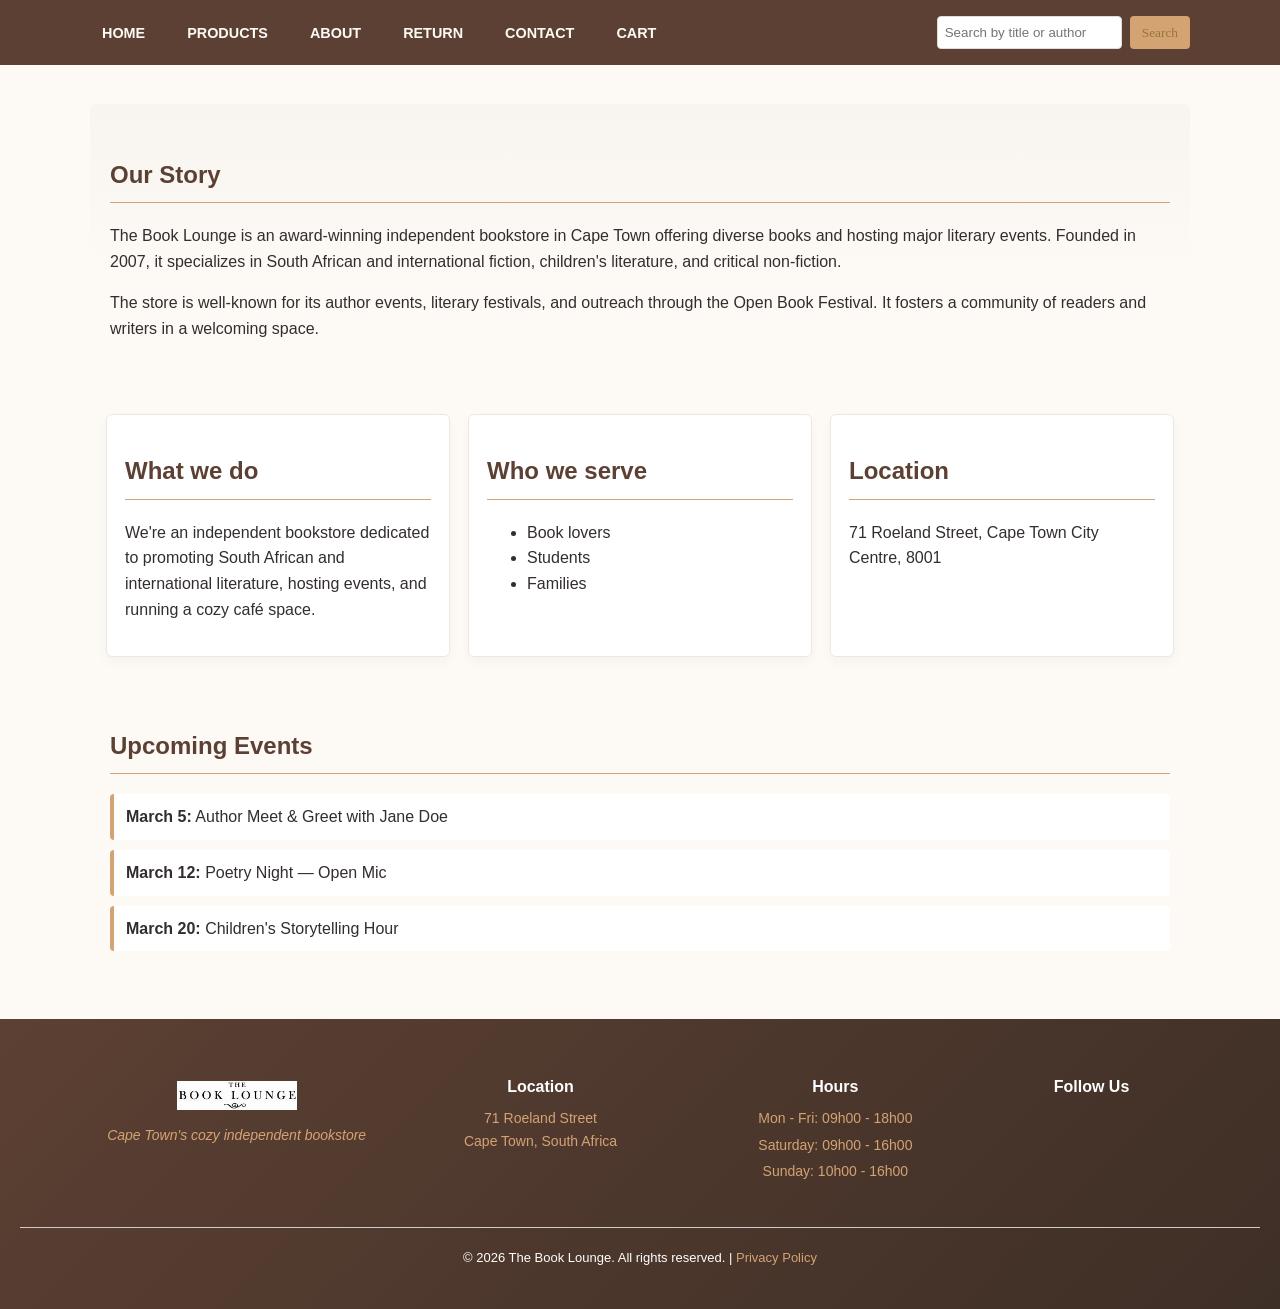
<file: About.html>
<!DOCTYPE html>
<html lang="en">

<head>
    <title>About Us | The Book Lounge</title>
    <meta charset="UTF-8">
    <meta name="viewport" content="width=device-width, initial-scale=1.0">
    <meta name="author" content="Onele">
    <link rel="stylesheet" href="style.css">
</head>

<body>
    <header>
        <nav class="navbar">
            <ul class="nav-links">
                <li><a href="index.html">Home</a></li>
                <li><a href="product.html">Products</a></li>
                <li><a href="About.html">About</a></li>
                <li><a href="return.html">Return</a></li>
                <li><a href="contact.html">Contact</a></li>
				<li><a href="cart.html">Cart <i class="fa-solid fa-cart-shopping"></i></a></li>
            </ul>
            <div class="search-container">
                <form action="search.html" method="get" class="search-form">
                    <input type="text" name="query" placeholder="Search by title or author" required>
                    <button type="submit">Search</button>
                </form>
            </div>
        </nav>
    </header>

    <main>
        <section id="about" class="about-hero">
            <h1>Our Story</h1>
            <p>The Book Lounge is an award-winning independent bookstore in Cape Town offering diverse books and hosting
                major literary events. Founded in 2007, it specializes in South African and international fiction,
                children's literature, and critical non-fiction.</p>
            <p>The store is well-known for its author events, literary festivals, and outreach through the Open Book
                Festival. It fosters a community of readers and writers in a welcoming space.</p>
        </section>

        <section class="about-grid">
            <div class="about-card">
                <h2>What we do</h2>
                <p>We're an independent bookstore dedicated to promoting South African and international literature,
                    hosting events, and running a cozy café space.</p>
            </div>
            <div class="about-card">
                <h2>Who we serve</h2>
                <ul>
                    <li>Book lovers</li>
                    <li>Students</li>
                    <li>Families</li>
                </ul>
            </div>
            <div class="about-card">
                <h2>Location</h2>
                <p>71 Roeland Street, Cape Town City Centre, 8001</p>
            </div>
        </section>

        <section id="events" class="events-section">
            <h2>Upcoming Events</h2>
            <ul class="events-list">
                <li><strong>March 5:</strong> Author Meet & Greet with Jane Doe</li>
                <li><strong>March 12:</strong> Poetry Night — Open Mic</li>
                <li><strong>March 20:</strong> Children's Storytelling Hour</li>
            </ul>
        </section>
    </main>
 <footer class="site-footer">
        <div class="footer-top">
            <div class="footer-logo-section">
                <img src="Logo.jpg" alt="The Book Lounge Logo">
                <p class="footer-tagline">Cape Town's cozy independent bookstore</p>
            </div>

            <div class="footer-main-content">
                <div class="footer-section">
                    <h5><i class="fas fa-map-marker-alt"></i> Location</h5>
                    <p>71 Roeland Street<br>Cape Town, South Africa</p>
                </div>

                <div class="footer-section">
                    <h5><i class="fas fa-clock"></i> Hours</h5>
                    <ul>
                        <li>Mon - Fri: 09h00 - 18h00</li>
                        <li>Saturday: 09h00 - 16h00</li>
                        <li>Sunday: 10h00 - 16h00</li>
                    </ul>
                </div>

                <div class="footer-section">
                    <h5><i class="fas fa-share-alt"></i> Follow Us</h5>
                    <div class="social-links">
                        <a href="https://instagram.com/TheBookLounge" target="_blank" title="Instagram"
                            rel="noopener noreferrer"><i class="fab fa-instagram"></i></a>
                        <a href="https://facebook.com/TheBookLounge" target="_blank" title="Facebook"
                            rel="noopener noreferrer"><i class="fab fa-facebook"></i></a>
                        <a href="https://twitter.com/TheBookLounge" target="_blank" title="Twitter"
                            rel="noopener noreferrer"><i class="fab fa-x-twitter"></i></a>
                        <a href="https://wa.me/+27711049647?text=Hi There%20Booklounge,%20I'm%20interested%20in%20your%20books%20and%20I%20would%20like%20to%20know%20more!"
                            target="_blank" rel="noopener"><i class="fa-brands fa-whatsapp"></i></a>
                    </div>
                </div>
            </div>
        </div>

        <div class="footer-divider"></div>

        <div class="footer-bottom">
             <p>&copy; 2026 The Book Lounge. All rights reserved. | <a href="privacy-policy.html">Privacy Policy</a></p>
        </div>

    </footer>
</body>

</html>
</file>
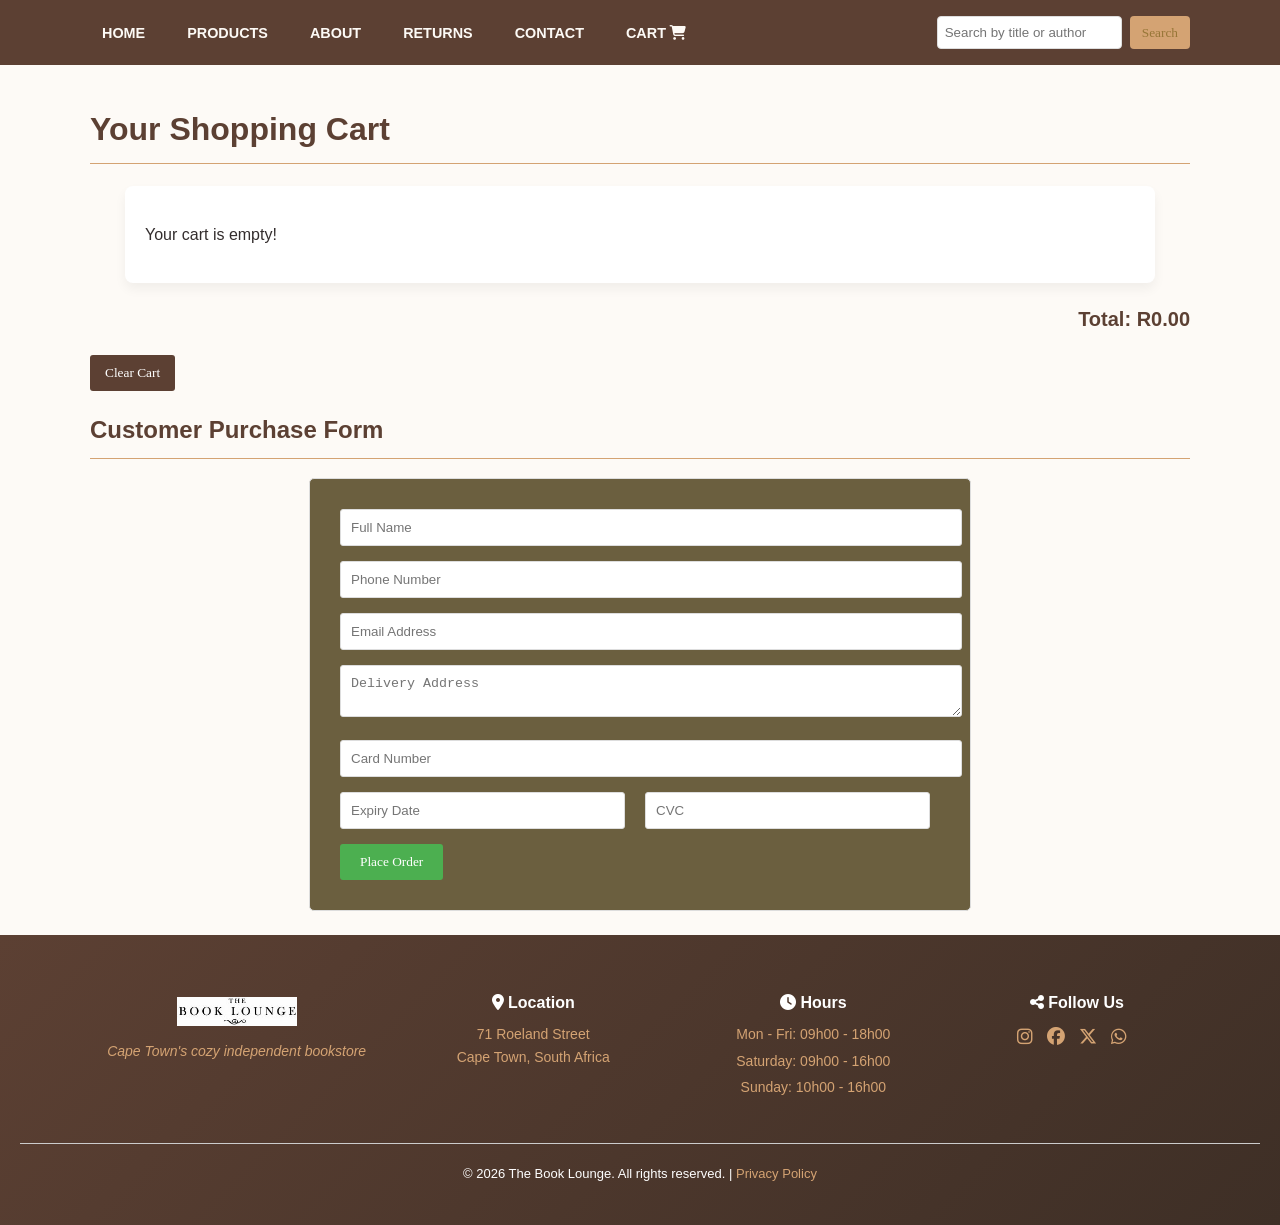
<file: cart.html>
<!DOCTYPE html>
<html lang="en">
  <head>
    <title>The Book Lounge</title>
    <meta charset="UTF-8">
    <meta name="viewport" content="width=device-width, initial-scale=1.0">
    <meta name="author" content="Onele">
    <link rel="stylesheet" href="style.css">
    <link rel="stylesheet" href="https://cdnjs.cloudflare.com/ajax/libs/font-awesome/6.5.0/css/all.min.css">
  </head>


  <body>

    <header>
      <nav>
        <ul class="nav-links">
          <li><a href="index.html">Home</a></li>
          <li><a href="product.html">Products</a></li>
          <li><a href="about.html">About</a></li>
          <li><a href="return.html">Returns</a></li>
          <li><a href="contact.html">Contact</a></li>
          <li><a href="cart.html">Cart <i class="fa-solid fa-cart-shopping"></i></a></li>
        </ul>

        <div class="search-container">
          <form action="search.html" method="get" class="search-form">
            <input type="text"name="query" placeholder="Search by title or author"required>
            <button type="submit">Search</button>
          </form>
        </div>
     </nav>
    </header>



    <main>
      <h1>Your Shopping Cart</h1>
        <div class="cart-container" id="cartContainer"></div>
        <p class="cart-total" id="cartTotal">Total: R0.00</p>
        <button class="clear" id="clearCart">Clear Cart</button>
      <h2>Customer Purchase Form</h2>
        <form id="purchaseForm" class="payment-form">
          <input type="text" id="customerName" placeholder="Full Name" required>
          <input type="tel" id="customerPhone" placeholder="Phone Number" required>
          <input type="email" id="customerEmail" placeholder="Email Address" required>
          <textarea id="customerAddress" placeholder="Delivery Address" required></textarea>
          <input type="text"id="" placeholder="Card Number" required>
          <div class="date-security-code">
          <input type="text" id="expiryDate" placeholder="Expiry Date" required>
          <input type="text" id="cvc" placeholder="CVC" required>
          </div>
          
          <button type="submit" id="placeOrder">Place Order</button>
        </form>
    </main>



    <footer class="site-footer">
        <div class="footer-top">
            <div class="footer-logo-section">
                <img src="Logo.jpg" alt="The Book Lounge Logo">
                <p class="footer-tagline">Cape Town's cozy independent bookstore</p>
            </div>

            <div class="footer-main-content">
                <div class="footer-section">
                    <h5><i class="fas fa-map-marker-alt"></i> Location</h5>
                    <p>71 Roeland Street<br>Cape Town, South Africa</p>
                </div>

                <div class="footer-section">
                    <h5><i class="fas fa-clock"></i> Hours</h5>
                    <ul>
                        <li>Mon - Fri: 09h00 - 18h00</li>
                        <li>Saturday: 09h00 - 16h00</li>
                        <li>Sunday: 10h00 - 16h00</li>
                    </ul>
                </div>

                <div class="footer-section">
                    <h5><i class="fas fa-share-alt"></i> Follow Us</h5>
                    <div class="social-links">
                        <a href="https://instagram.com/TheBookLounge" target="_blank" title="Instagram"
                            rel="noopener noreferrer"><i class="fab fa-instagram"></i></a>
                        <a href="https://facebook.com/TheBookLounge" target="_blank" title="Facebook"
                            rel="noopener noreferrer"><i class="fab fa-facebook"></i></a>
                        <a href="https://twitter.com/TheBookLounge" target="_blank" title="Twitter"
                            rel="noopener noreferrer"><i class="fab fa-x-twitter"></i></a>
                        <a href="https://wa.me/+27711049647?text=Hi There%20Booklounge,%20I'm%20interested%20in%20your%20books%20and%20I%20would%20like%20to%20know%20more!"
                            target="_blank" rel="noopener"><i class="fa-brands fa-whatsapp"></i></a>
                    </div>
                </div>
            </div>
        </div>

        <div class="footer-divider"></div>

        <div class="footer-bottom">
             <p>&copy; 2026 The Book Lounge. All rights reserved. | <a href="privacy-policy.html">Privacy Policy</a></p>
        </div>
    </footer>


    <script src="books.js"></script>
  <script>
    const cartContainer = document.getElementById("cartContainer");
    const cart = JSON.parse(localStorage.getItem("cart")) || [];
    let total = 0;

    if (cart.length === 0) {
      cartContainer.innerHTML = "<p>Your cart is empty!</p>";
    } else {
      cart.forEach((item, index) => {
        const book = books[item.index];
        const quantity = item.quantity;
        const priceNumber = parseFloat(book.price.replace("R", ""));
        const subtotal = priceNumber * quantity;
        total += subtotal;

        cartContainer.innerHTML += `
          <div class="cart-item">
            <img src="${book.image}" alt="${book.title}">
            <div>
              <h4>${book.title}</h4>
              <p>Author: ${book.author}</p>
              <p>Price: ${book.price}</p>
              <p>Quantity: ${quantity}</p>
              <p>Subtotal: R${subtotal.toFixed(2)}</p>
              <button class="remove-item" data-index="${index}">Remove</button>
            </div>
          </div>
        `;
      });
    }

    document.getElementById("cartTotal").textContent = `Total: R${total.toFixed(2)}`;

    document.getElementById("clearCart").addEventListener("click", () => {
      localStorage.removeItem("cart");
      location.reload();
    });

    document.querySelectorAll('.remove-item').forEach(button => {
      button.addEventListener('click', (e) => {
        const indexToRemove = e.target.getAttribute('data-index');
        removeItem(indexToRemove);
      });
    });

    function removeItem(index) {
      let cart = JSON.parse(localStorage.getItem("cart")) || [];
      cart.splice(index, 1);
      localStorage.setItem("cart", JSON.stringify(cart));
      location.reload();
    }

    document.getElementById("purchaseForm").addEventListener("submit", function (e) {
      e.preventDefault();

      // You can add your payment processing logic here.
      // For now, we'll just show a success message.

      alert("payment succed successfully. thank you for your oder");

      localStorage.removeItem("cart");
      location.reload();
    });

    </script>
    

  </body>
</html>
</file>
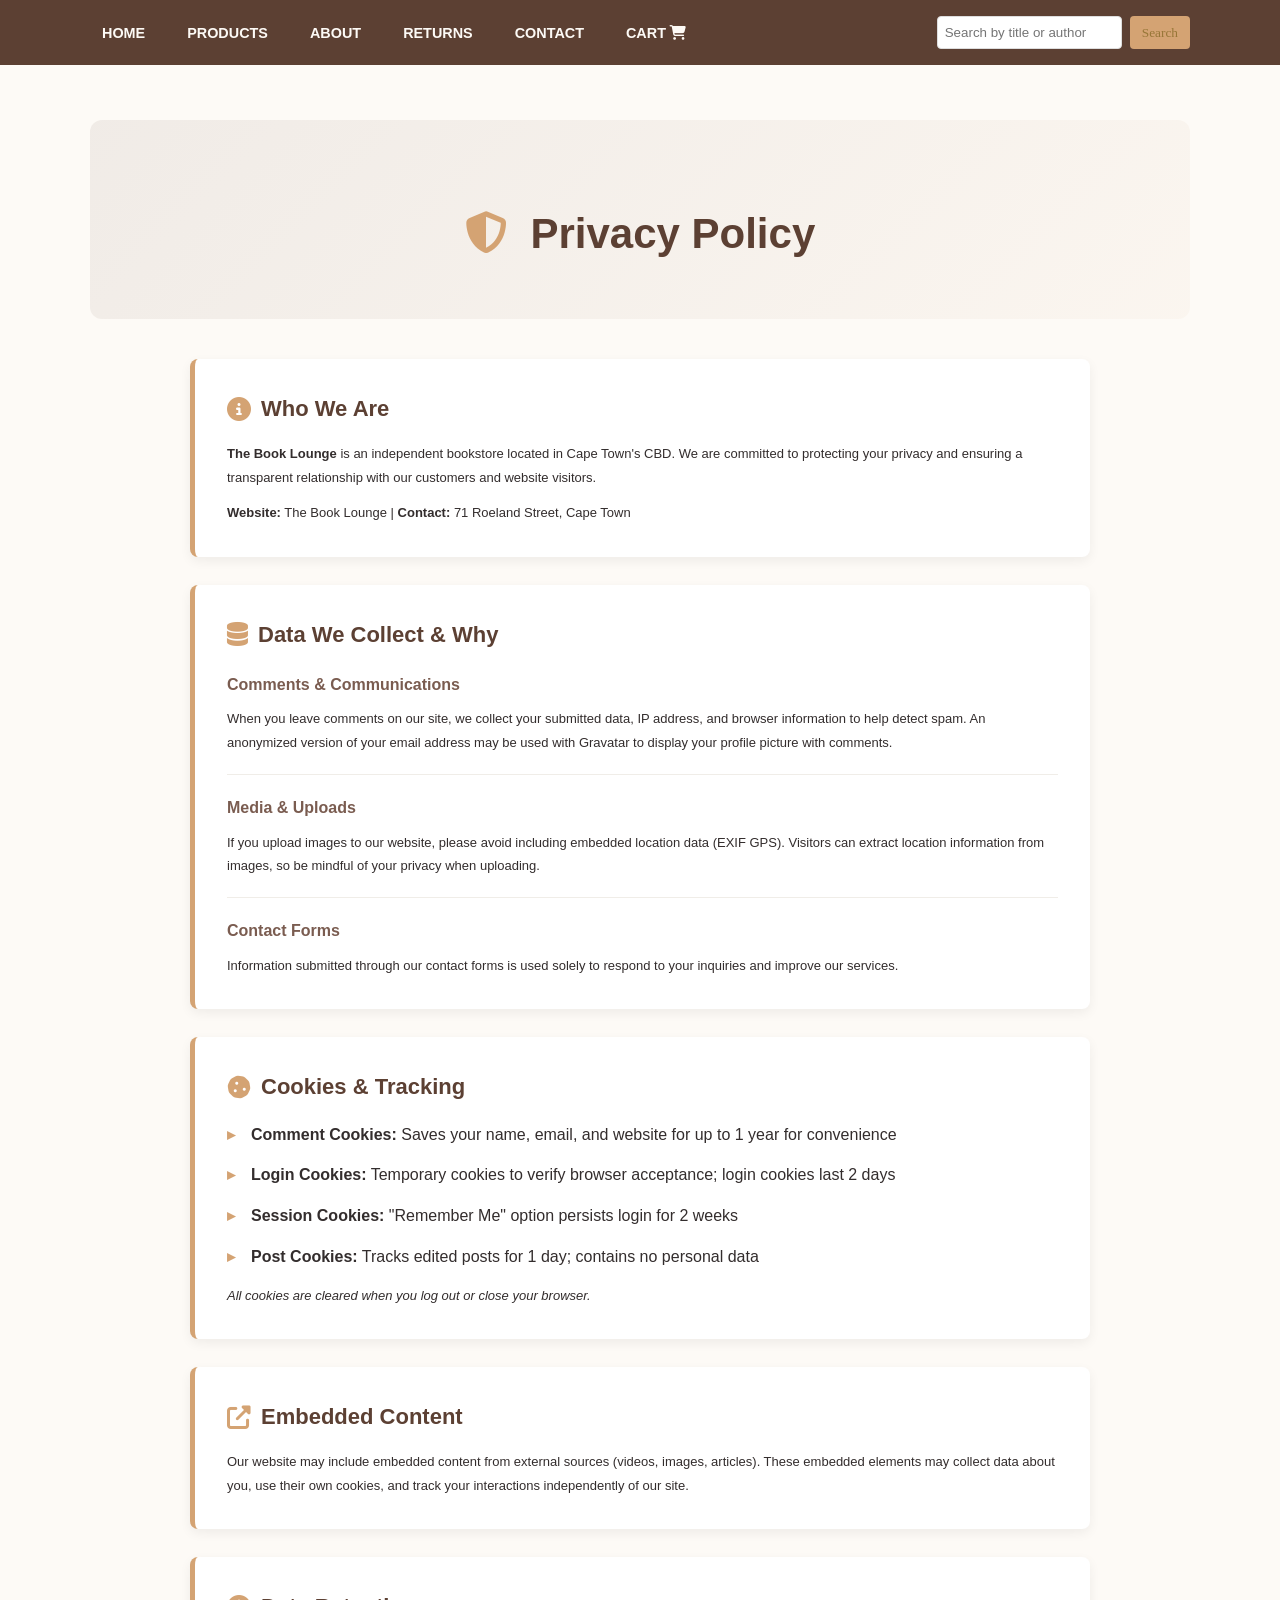
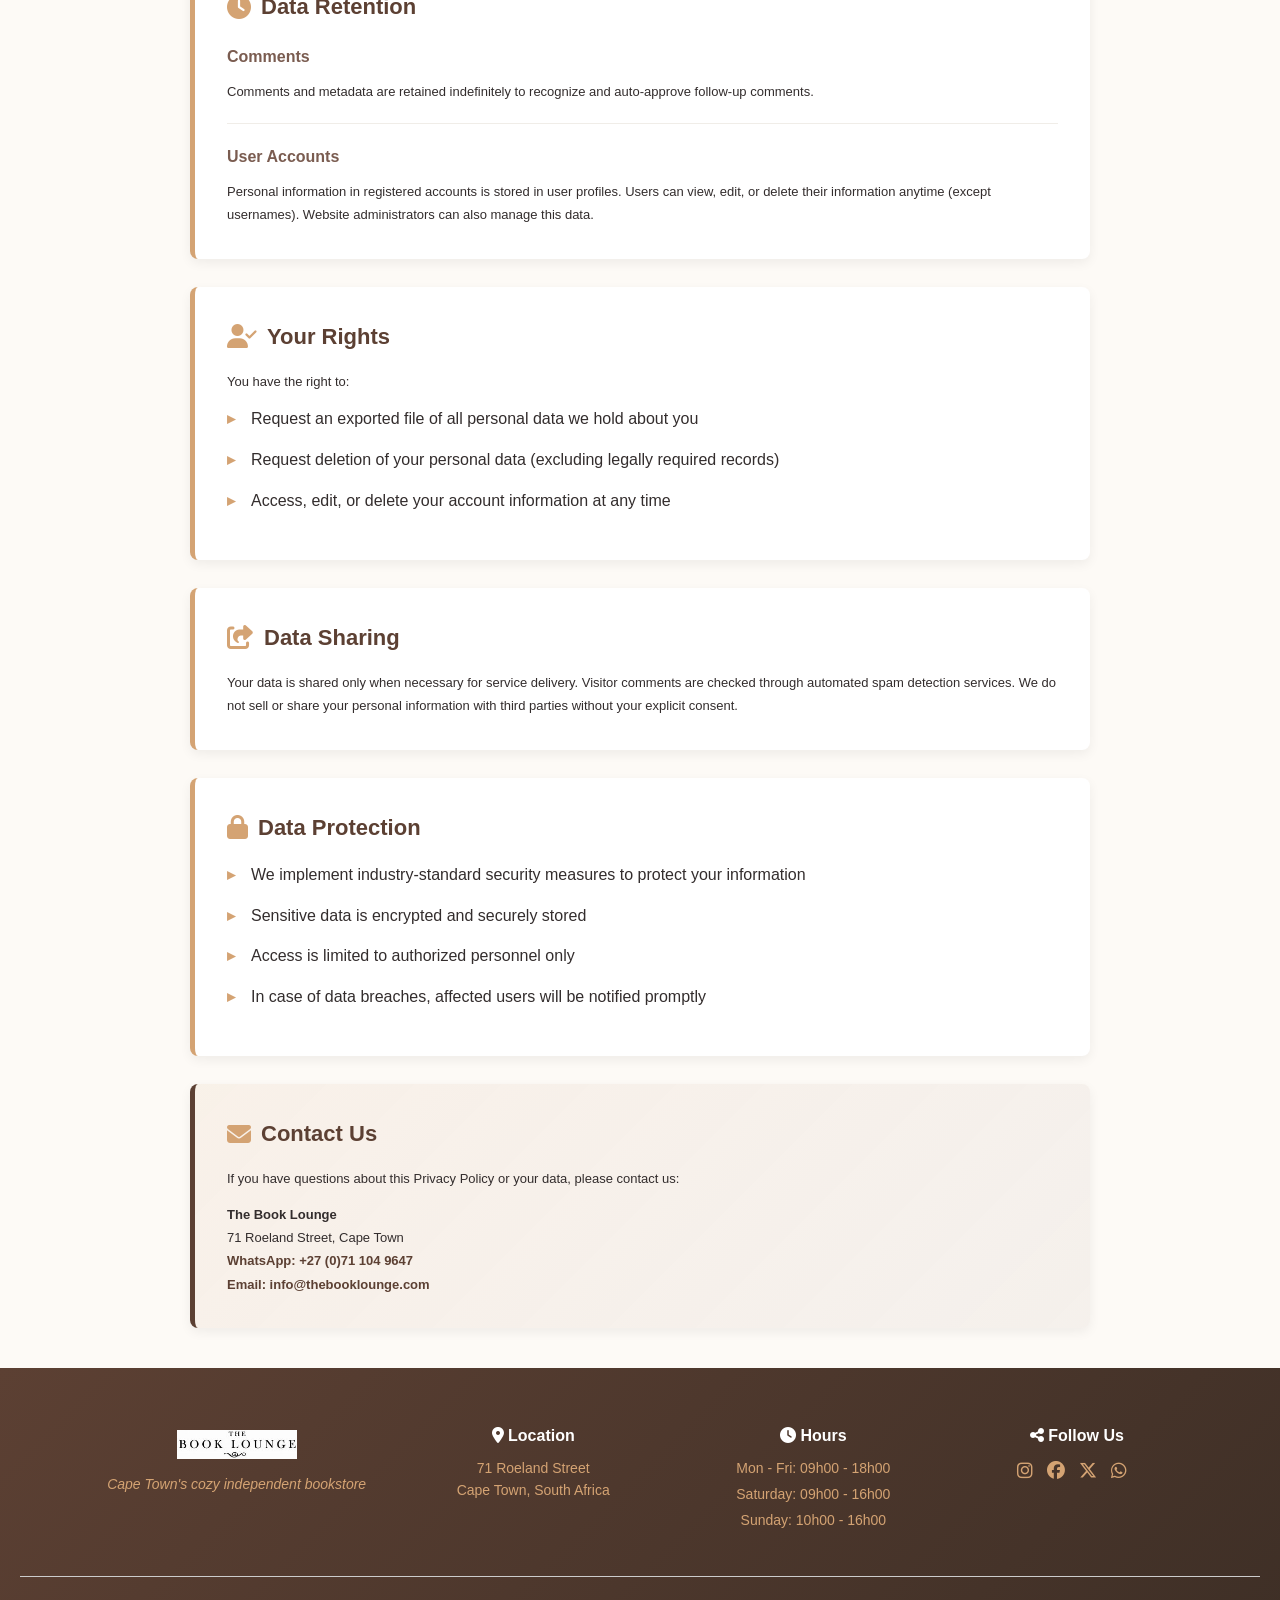
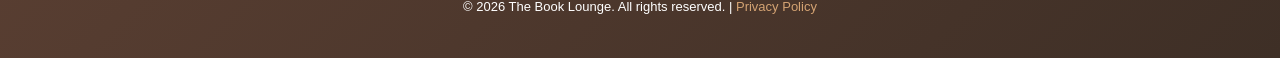
<file: privacy-policy.html>
<!DOCTYPE html>
<html lang="en">

<head>
    <title>Privacy Policy | The Book Lounge</title>
    <meta charset="UTF-8">
    <meta name="viewport" content="width=device-width, initial-scale=1.0">
    <meta name="author" content="Onele">
    <link rel="stylesheet" href="style.css">
    <link rel="stylesheet" href="https://cdnjs.cloudflare.com/ajax/libs/font-awesome/6.5.0/css/all.min.css">
</head>

<body>

    <header>
        <nav>
            <ul class="nav-links">
                <li><a href="index.html">Home</a></li>
                <li><a href="product.html">Products</a></li>
                <li><a href="About.html">About</a></li>
                <li><a href="return.html">Returns</a></li>
                <li><a href="contact.html">Contact</a></li>
				<li><a href="cart.html">Cart <i class="fa-solid fa-cart-shopping"></i></a></li>
            </ul>
            <div class="search-container">
                <form action="search.html" method="get" class="search-form">
                    <input type="text" name="query" placeholder="Search by title or author" required>
                    <button type="submit">Search</button>
                </form>
            </div>
        </nav>
    </header>

    <main>
        <div class="policy-header">
            <h1><i class="fas fa-shield-alt"></i> Privacy Policy</h1>
        </div>

        <div class="policy-container">
            <section class="policy-card">
                <h2><i class="fas fa-info-circle"></i> Who We Are</h2>
                <p><strong>The Book Lounge</strong> is an independent bookstore located in Cape Town's CBD. We are
                    committed to protecting your privacy and ensuring a transparent relationship with our customers and
                    website visitors.</p>
                <p><strong>Website:</strong> The Book Lounge | <strong>Contact:</strong> 71 Roeland Street, Cape Town
                </p>
            </section>

            <section class="policy-card">
                <h2><i class="fas fa-database"></i> Data We Collect & Why</h2>

                <div class="policy-subsection">
                    <h3>Comments & Communications</h3>
                    <p>When you leave comments on our site, we collect your submitted data, IP address, and browser
                        information to help detect spam. An anonymized version of your email address may be used with
                        Gravatar to display your profile picture with comments.</p>
                </div>

                <div class="policy-subsection">
                    <h3>Media & Uploads</h3>
                    <p>If you upload images to our website, please avoid including embedded location data (EXIF GPS).
                        Visitors can extract location information from images, so be mindful of your privacy when
                        uploading.</p>
                </div>

                <div class="policy-subsection">
                    <h3>Contact Forms</h3>
                    <p>Information submitted through our contact forms is used solely to respond to your inquiries and
                        improve our services.</p>
                </div>
            </section>

            <section class="policy-card">
                <h2><i class="fas fa-cookie"></i> Cookies & Tracking</h2>
                <ul class="policy-list">
                    <li><strong>Comment Cookies:</strong> Saves your name, email, and website for up to 1 year for
                        convenience</li>
                    <li><strong>Login Cookies:</strong> Temporary cookies to verify browser acceptance; login cookies
                        last 2 days</li>
                    <li><strong>Session Cookies:</strong> "Remember Me" option persists login for 2 weeks</li>
                    <li><strong>Post Cookies:</strong> Tracks edited posts for 1 day; contains no personal data</li>
                </ul>
                <p><em>All cookies are cleared when you log out or close your browser.</em></p>
            </section>

            <section class="policy-card">
                <h2><i class="fas fa-external-link-alt"></i> Embedded Content</h2>
                <p>Our website may include embedded content from external sources (videos, images, articles). These
                    embedded elements may collect data about you, use their own cookies, and track your interactions
                    independently of our site.</p>
            </section>

            <section class="policy-card">
                <h2><i class="fas fa-clock"></i> Data Retention</h2>
                <div class="policy-subsection">
                    <h3>Comments</h3>
                    <p>Comments and metadata are retained indefinitely to recognize and auto-approve follow-up comments.
                    </p>
                </div>
                <div class="policy-subsection">
                    <h3>User Accounts</h3>
                    <p>Personal information in registered accounts is stored in user profiles. Users can view, edit, or
                        delete their information anytime (except usernames). Website administrators can also manage this
                        data.</p>
                </div>
            </section>

            <section class="policy-card">
                <h2><i class="fas fa-user-check"></i> Your Rights</h2>
                <p>You have the right to:</p>
                <ul class="policy-list">
                    <li>Request an exported file of all personal data we hold about you</li>
                    <li>Request deletion of your personal data (excluding legally required records)</li>
                    <li>Access, edit, or delete your account information at any time</li>
                </ul>
            </section>

            <section class="policy-card">
                <h2><i class="fas fa-share-square"></i> Data Sharing</h2>
                <p>Your data is shared only when necessary for service delivery. Visitor comments are checked through
                    automated spam detection services. We do not sell or share your personal information with third
                    parties without your explicit consent.</p>
            </section>

            <section class="policy-card">
                <h2><i class="fas fa-lock"></i> Data Protection</h2>
                <ul class="policy-list">
                    <li>We implement industry-standard security measures to protect your information</li>
                    <li>Sensitive data is encrypted and securely stored</li>
                    <li>Access is limited to authorized personnel only</li>
                    <li>In case of data breaches, affected users will be notified promptly</li>
                </ul>
            </section>

            <section class="policy-card policy-highlight">
                <h2><i class="fas fa-envelope"></i> Contact Us</h2>
                <p>If you have questions about this Privacy Policy or your data, please contact us:</p>
                <p>
                    <strong>The Book Lounge</strong><br>
                    71 Roeland Street, Cape Town<br>
                    <a href="https://wa.me/0711049647">WhatsApp: +27 (0)71 104 9647</a><br>
                    <a href="mailto:info@thebooklounge.com">Email: info@thebooklounge.com</a>
                </p>
            </section>
        </div>
    </main>

    <footer class="site-footer">
        <div class="footer-top">
            <div class="footer-logo-section">
                <img src="Logo.jpg" alt="The Book Lounge Logo">
                <p class="footer-tagline">Cape Town's cozy independent bookstore</p>
            </div>

            <div class="footer-main-content">
                <div class="footer-section">
                    <h5><i class="fas fa-map-marker-alt"></i> Location</h5>
                    <p>71 Roeland Street<br>Cape Town, South Africa</p>
                </div>

                <div class="footer-section">
                    <h5><i class="fas fa-clock"></i> Hours</h5>
                    <ul>
                        <li>Mon - Fri: 09h00 - 18h00</li>
                        <li>Saturday: 09h00 - 16h00</li>
                        <li>Sunday: 10h00 - 16h00</li>
                    </ul>
                </div>

                <div class="footer-section">
                    <h5><i class="fas fa-share-alt"></i> Follow Us</h5>
                    <div class="social-links">
                        <a href="https://instagram.com/TheBookLounge" target="_blank" title="Instagram"
                            rel="noopener noreferrer"><i class="fab fa-instagram"></i></a>
                        <a href="https://facebook.com/TheBookLounge" target="_blank" title="Facebook"
                            rel="noopener noreferrer"><i class="fab fa-facebook"></i></a>
                        <a href="https://twitter.com/TheBookLounge" target="_blank" title="Twitter"
                            rel="noopener noreferrer"><i class="fab fa-x-twitter"></i></a>
                        <a href="https://wa.me/+27711049647?text=Hi There%20Booklounge,%20I'm%20interested%20in%20your%20books%20and%20I%20would%20like%20to%20know%20more!"
                            target="_blank" rel="noopener"><i class="fa-brands fa-whatsapp"></i></a>
                    </div>
                </div>
            </div>
        </div>

        <div class="footer-divider"></div>

        <div class="footer-bottom">
             <p>&copy; 2026 The Book Lounge. All rights reserved. | <a href="privacy-policy.html">Privacy Policy</a></p>
        </div>

    </footer>

</body>

</html>
</file>
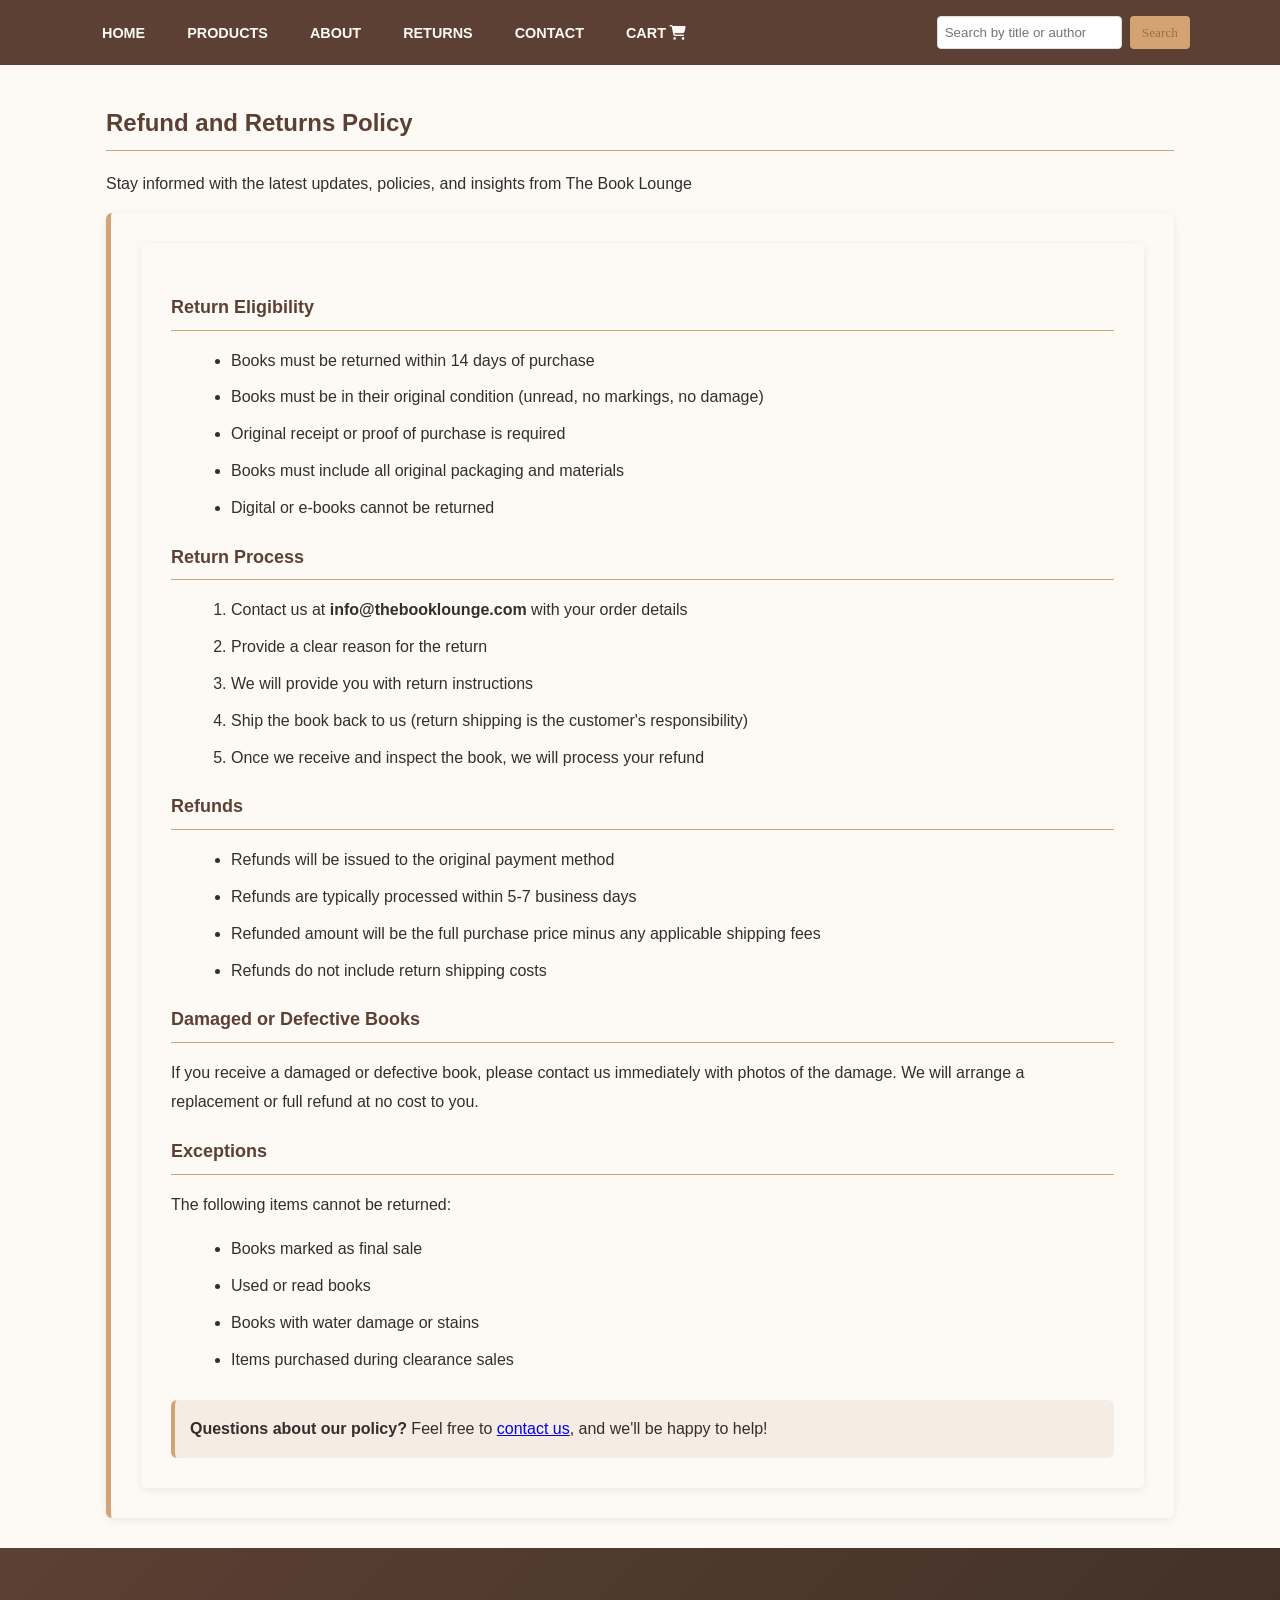
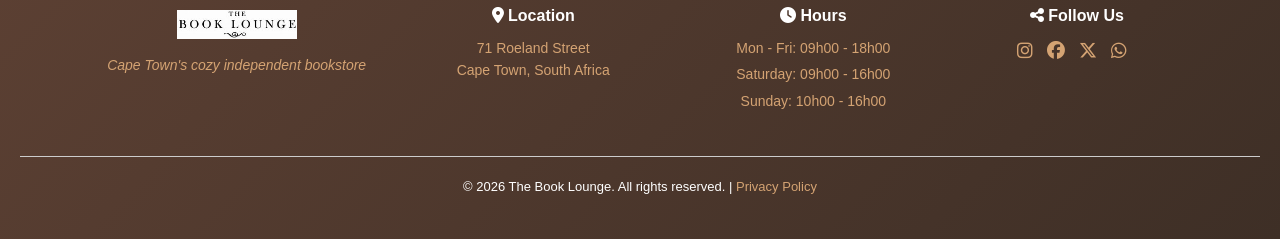
<file: return.html>
<!DOCTYPE html>
<html lang="en">

<head>
    <title>Blog | The Book Lounge</title>
    <meta charset="UTF-8">
    <meta name="viewport" content="width=device-width, initial-scale=1.0">
    <meta name="author" content="Onele">
    <link rel="stylesheet" href="style.css">
    <link rel="stylesheet" href="https://cdnjs.cloudflare.com/ajax/libs/font-awesome/6.5.0/css/all.min.css">
</head>

<body>
    <header>
        <nav class="navbar">
            <ul class="nav-links">
                <li><a href="index.html">Home</a></li>
                <li><a href="product.html">Products</a></li>
                <li><a href="About.html">About</a></li>
                <li><a href="return.html">Returns</a></li>
                <li><a href="contact.html">Contact</a></li>
				<li><a href="cart.html">Cart <i class="fa-solid fa-cart-shopping"></i></a></li>
            </ul>
            <div class="search-container">
                <form action="search.html" method="get" class="search-form">
                    <input type="text" name="query" placeholder="Search by title or author" required>
                    <button type="submit">Search</button>
                </form>
            </div>
        </nav>
    </header>

    <main>
        <section id="blog">
            <div class="blog-intro">
                <h2>Refund and Returns Policy</h2>
                <p>Stay informed with the latest updates, policies, and insights from The Book Lounge</p>
            </div>

            <article class="blog-post">



                <div class="policy-content">
                    <h3>Return Eligibility</h3>
                    <ul>
                        <li>Books must be returned within 14 days of purchase</li>
                        <li>Books must be in their original condition (unread, no markings, no damage)</li>
                        <li>Original receipt or proof of purchase is required</li>
                        <li>Books must include all original packaging and materials</li>
                        <li>Digital or e-books cannot be returned</li>
                    </ul>

                    <h3>Return Process</h3>
                    <ol>
                        <li>Contact us at <strong>info@thebooklounge.com</strong> with your order details</li>
                        <li>Provide a clear reason for the return</li>
                        <li>We will provide you with return instructions</li>
                        <li>Ship the book back to us (return shipping is the customer's responsibility)</li>
                        <li>Once we receive and inspect the book, we will process your refund</li>
                    </ol>

                    <h3>Refunds</h3>
                    <ul>
                        <li>Refunds will be issued to the original payment method</li>
                        <li>Refunds are typically processed within 5-7 business days</li>
                        <li>Refunded amount will be the full purchase price minus any applicable shipping fees</li>
                        <li>Refunds do not include return shipping costs</li>
                    </ul>

                    <h3>Damaged or Defective Books</h3>
                    <p>If you receive a damaged or defective book, please contact us immediately with photos of the
                        damage. We will arrange a replacement or full refund at no cost to you.</p>

                    <h3>Exceptions</h3>
                    <p>The following items cannot be returned:</p>
                    <ul>
                        <li>Books marked as final sale</li>
                        <li>Used or read books</li>
                        <li>Books with water damage or stains</li>
                        <li>Items purchased during clearance sales</li>
                    </ul>

                    <div class="policy-note">
                        <p><strong>Questions about our policy?</strong> Feel free to <a href="contact.html">contact
                                us</a>, and we'll be happy to help!</p>
                    </div>
                </div>
            </article>
        </section>
    </main>

    <footer class="site-footer">
        <div class="footer-top">
            <div class="footer-logo-section">
                <img src="Logo.jpg" alt="The Book Lounge Logo">
                <p class="footer-tagline">Cape Town's cozy independent bookstore</p>
            </div>

            <div class="footer-main-content">
                <div class="footer-section">
                    <h5><i class="fas fa-map-marker-alt"></i> Location</h5>
                    <p>71 Roeland Street<br>Cape Town, South Africa</p>
                </div>

                <div class="footer-section">
                    <h5><i class="fas fa-clock"></i> Hours</h5>
                    <ul>
                        <li>Mon - Fri: 09h00 - 18h00</li>
                        <li>Saturday: 09h00 - 16h00</li>
                        <li>Sunday: 10h00 - 16h00</li>
                    </ul>
                </div>

                <div class="footer-section">
                    <h5><i class="fas fa-share-alt"></i> Follow Us</h5>
                    <div class="social-links">
                        <a href="https://instagram.com/TheBookLounge" target="_blank" title="Instagram"
                            rel="noopener noreferrer"><i class="fab fa-instagram"></i></a>
                        <a href="https://facebook.com/TheBookLounge" target="_blank" title="Facebook"
                            rel="noopener noreferrer"><i class="fab fa-facebook"></i></a>
                        <a href="https://twitter.com/TheBookLounge" target="_blank" title="Twitter"
                            rel="noopener noreferrer"><i class="fab fa-x-twitter"></i></a>
                        <a href="https://wa.me/+27711049647?text=Hi There%20Booklounge,%20I'm%20interested%20in%20your%20books%20and%20I%20would%20like%20to%20know%20more!"
                            target="_blank" rel="noopener"><i class="fa-brands fa-whatsapp"></i></a>
                    </div>
                </div>
            </div>
        </div>

        <div class="footer-divider"></div>

        <div class="footer-bottom">
             <p>&copy; 2026 The Book Lounge. All rights reserved. | <a href="privacy-policy.html">Privacy Policy</a></p>
        </div>

    </footer>


</body>
</html>
</file>
<file: style.css>
body {
    font-family: Arial, Helvetica, sans-serif;
    background-color: #fdfaf6;
    color: #332d2d;
    line-height: 1.6;
    margin: 0;
    padding: 80px 0 0 0;
}

header {
    background-color: #5c4033;
    color: #fff;
    position: fixed;
    top: 0;
    left: 0;
    width: 100%;
    z-index: 100;
    transition: background-color 0.3s ease;
}

nav {
    max-width: 1100px;
    margin: 0 auto;
    display: flex;
    align-items: center;
    justify-content: space-between;
    padding: 16px;

}

.nav-links {
    list-style: none;
    display: flex;
    gap: 18px;
    margin: 0;
    padding: 0;

}

.nav-links li a {
    color: #fdfaf6;
    text-decoration: none;
    font-weight: bold;
    text-transform: uppercase;
    font-size: 0.9rem;
    padding: 8px 12px;
    border-radius: 6px;
    transition: background-color 0.2s, color 0.2s;
}

.nav-links li a:hover {
    background-color: rgba(0, 0, 0, 0.08);
    color: #d4a373;
}

.search-container {
    display: flex;
    align-items: center;
}

.search-form {
    display: flex;
    gap: 8px;
}

.search-form input[type="text"] {
    padding: 8px 7px;
    border: 1px solid #ddd;
    border-radius: 4px;
    min-width: 160px;
}

.search-form button {
    background-color: #d4a373;
    border: none;
    color: #977637;
    padding: 8px 12px;
    border-radius: 4px;
    cursor: pointer;
}

.search-form button:hover {
    background-color: #5c4033;
}

/* icon-only behaviour for small screens */
.search-form button i {
    margin-right: 4px;
}

@media (max-width: 600px) {
    .search-form button .search-text {
        display: none;
    }
}

.backToTop {
  display: none; /* Hidden by default */
  position: fixed;
  bottom: 40px;
  right: 30px;
  z-index: 100;
  font-size: 24px;
  background-color: #333;
  color: white;
  border: none;
  padding: 12px 18px;
  border-radius: 50%;
  cursor: pointer;
  transition: background-color 0.3s;
}

#backToTop:hover {
  background-color: #555;
}

main,
section {
    max-width: 1100px;
    margin: 24px auto;
    padding: 0 16px;
}

h1,
h2,
h3 {
    color: #5c4033;
    border-bottom: 1px solid #d4a373;
    padding-bottom: 8px;
}

.hero {
    text-align: center;
    padding: 24px 0 9px;
}



.book-grid {
    display: grid;
    grid-template-columns: repeat(auto-fit, minmax(260px, 1fr));
    gap: 24px;
    margin-top: 22px;
    align-items: start;
}

.book-grid img {
    width: 100%;
    height: 10x;
    max-height: 520px;
    object-fit: cover;
    border-radius: 6px;
    box-shadow: 0 8px 18px rgba(0, 0, 0, 0.10);
}

.about-wrapper {
    margin-top: 12px;
}

.about-hero {
    text-align: left;
    padding: 2px 12px;
    background: linear-gradient(180deg, rgba(92, 64, 51, 0.03), transparent 60%);
    border-radius: 6px;

}

.about-grid {
    display: grid;
    grid-template-columns: repeat(auto-fit, minmax(220px, 1fr));
    gap: 18px;
    margin: 18px 0;
}

.about-card {
    background: #fff;
    padding: 18px;
    border-radius: 6px;
    border: 1px solid #efe7df;
    box-shadow: 0 6px 12px rgba(0, 0, 0, 0.03);
}

.events-section {
    margin-top: 18px;
}

.events-list {
    list-style: none;
    padding: 0;
    margin: 12px 0;
}

.events-list li {
    padding: 10px 12px;
    border-left: 4px solid #d4a373;
    background: #fff;
    margin-bottom: 10px;
    border-radius: 4px;
}

.product-item {
    background: #fff;
    padding: 15px;
    border: 1px solid #eee;
    border-radius: 5px;
    text-align: center;
    box-shadow: 0 10px 20px rgba(0, 0, 0, 0.02);
    transition: transform 0.3s ease, box-shadow 0.3s ease;
    cursor: pointer;
}

.product-item .p-out-of-stock {
    color: slategray;
    margin-top: 0px;
    margin-bottom: 0px;
}


.product-grid {
    display: grid;
    grid-template-columns: repeat(auto-fit, minmax(220px, 1fr));
    gap: 20px;
    margin-top: 18px;
}

.product-item img {
    width: 100%;
    height: 360px;
    object-fit: cover;
    border-radius: 6px;
    margin-bottom: 12px;
}

#cart-section {
  max-width: 800px;
  margin: 40px auto;
  padding: 20px;
  background-color: #f7f7f7;
  border-radius: 12px;
  box-shadow: 0 6px 15px rgba(0,0,0,0.1);
  font-family: 'Arial', sans-serif;
}

#cart-section h2 {
  font-size: 1.8rem;
  margin-bottom: 20px;
  color: #333;
  text-align: center;
}

#cart-items p {
  display: flex;
  justify-content: space-between;
  padding: 10px 0;
  border-bottom: 1px solid #ddd;
  font-size: 1rem;
  color: #444;
}

#cart-items p:last-child {
  border-bottom: none;
}

#cart-total {
  font-weight: bold;
  font-size: 1.2rem;
  color: #111;
}

#cart-section button {
  margin-top: 15px;
  display: block;
  width: 100%;
  padding: 12px;
  color: #fff;
  font-size: 1rem;
  font-weight: bold;
  border: none;
  border-radius: 8px;
  cursor: pointer;
  transition: background-color 0.3s ease;
}

#cart-section button:hover {
  background-color: #090909;
}

.date-security-code {
    display: flex;
    gap: 10px;
}

/* ---------------- Quantity Inputs ---------------- */
.product-item input[type="number"] {
  width: 60px;
  padding: 5px 8px;
  border-radius: 6px;
  border: 1px solid #ccc;
  text-align: center;
  margin-top: 5px;
  font-size: 0.9rem;
  background-color: #fff;
}

.product-item input[type="number"]:focus {
  outline: none;
  border-color: #000000;
}

/* Label next to input */
.product-item label {
  display: block;
  margin-top: 10px;
  font-size: 0.9rem;
  color: #555;
  font-weight: bold;
}






.contact-intro {
    margin: 8px 0 18px;
}

.contact-layout {
    display: grid;
    grid-template-columns: 1fr 1fr;
    gap: 28px;
    align-items: start;

    a {
        color: white;
        text-decoration: none;
        font-weight: 600;
        cursor: pointer;
    }
}

.social-media {
    font-size: 40px;

}

.social-media .fa-brands.fa-whatsapp {
    color: #4fd42a;
}

.social-media .fa-solid.fa-envelope {
    color: #415eb3;
}


.contact-form {
    background: #fff;
    padding: 18px;
    border-radius: 8px;
    border: 1px solid #efe7df;
    box-shadow: 0 6px 12px rgba(0, 0, 0, 0.03);
}

.contact-form label {
    display: block;
    margin-top: 10px;
    font-weight: 600;
}

.contact-form input,
.contact-form textarea {
    width: 95%;
    padding: 12px 3px;
    border: 1px solid #ddd;
    border-radius: 6px;
    margin-top: 6px;
}

.contact-form button {
    margin-top: 77px;
}

.contact-info-alt {
    background: #fff;
    padding: 16px;
    border-radius: 8px;
    border: 1px solid #efe7df;
    box-shadow: 0 6px 12px rgba(0, 0, 0, 0.03);
    margin-top: 12px;
}

.contact-info-alt h4 {
    text-align: center;
}

.contact-info-alt-h4 {
    text-align: center;
    margin-top: 20px;
}

iframe {
    width: 100%;
    height: 450px;
    border: 0;
}

.whatsapp-box-form {
    background: linear-gradient(135deg, #25D366 0%, #20BA58 100%);
    padding: 28px;
    border-radius: 12px;
    box-shadow: 0 8px 16px rgba(37, 211, 102, 0.2);
    color: white;
}

.whatsapp-box-form h3 {
    margin: 0 0 8px 0;
    font-size: 1.4rem;
    color: white;
}

.whatsapp-box-form p {
    margin: 0 0 20px 0;
    font-size: 0.95rem;
    opacity: 0.95;
}

.whatsapp-form {
    display: flex;
    flex-direction: column;
    gap: 16px;
}

.form-group {
    display: flex;
    flex-direction: column;
}

.form-group label {
    font-weight: 600;
    margin-bottom: 6px;
    font-size: 0.95rem;
    color: white;
}

.form-group input,
.form-group textarea {
    padding: 12px 3px;
    border: 2px solid rgba(255, 255, 255, 0.3);
    border-radius: 6px;
    background: rgba(255, 255, 255, 0.95);
    font-family: Arial, sans-serif;
    font-size: 0.95rem;
    color: #332d2d;
    transition: border-color 0.3s ease;
    margin-bottom: 9px;
}

.form-group input:focus,
.form-group textarea:focus {
    outline: none;
    border-color: rgba(255, 255, 255, 0.8);
    background: white;
}

.form-group textarea {
    resize: vertical;
    min-height: 100px;
}

.whatsapp-btn {
    background-color: white;
    color: #25D366;
    border: none;
    padding: 14px 24px;
    cursor: pointer;
    font-weight: 600;
    font-size: 1rem;
    border-radius: 6px;
    transition: all 0.3s ease;
    margin-top: 8px;
    font-family: Arial, sans-serif;
    text-align: center;
    text-decoration: none;
    display: inline-block;
}

.whatsapp-btn:hover {
    background-color: #f0f0f0;
    transform: translateY(-2px);
    box-shadow: 0 4px 12px rgba(0, 0, 0, 0.15);
}

button {
    background-color: #0e0d0d;
    color: white;
    border: none;
    padding: 10px 15px;
    cursor: pointer;
    font-family: 'Georgia', serif;
    border-radius: 3px;
}

button:hover {
    background-color: #121111;
}



.whatsapp {
    margin-top: 8px;
}

.whatsapp img {
    width: 28px;
    height: 28px;
    vertical-align: middle;
    display: inline-block;
}

img {
    max-width: 100%;
}

.modal {
    display: none;
    position: fixed;
    z-index: 1000;
    left: 0;
    top: 0;
    width: 100%;
    height: 100%;
    background-color: rgba(0, 0, 0, 0.5);
    animation: fadeIn 0.3s ease-in;
}

@keyframes fadeIn {
    from {
        opacity: 0;
    }

    to {
        opacity: 1;
    }
}

.modal-content {
    background-color: #fdfaf6;
    margin: 5% auto;
    padding: 20px;
    border-radius: 8px;
    max-width: 900px;
    display: flex;
    flex-wrap: wrap;
    border-radius: 10px;
    animation: slideIn 0.3s ease-out;
}

@keyframes slideIn {
    from {
        transform: translateY(-50px);
        opacity: 0;
    }

    to {
        transform: translateY(0);
        opacity: 1;
    }
}


.modal-body {
    display: grid;
    grid-template-columns: 1fr 1fr;
    gap: 0px;
    padding: 30px;
    overflow-y: auto;
    max-height: 80vh;
    position: relative;
}

.modal-left {
    display: flex;
    align-items: center;
    justify-content: center;
}

.modal-left img {
    width: 80%;
    max-width: 200px;
    height: auto;
    border-radius: 8px;
    box-shadow: 0 8px 18px  rgba(0, 0, 0, 0.15);
    object-fit: contain;
}

.modal-right {
    display: flex;
    flex-direction: column;
    justify-content: flex-start;
    align-items: flex-start;
}

.modal-right h2 {
    margin: 0 0 10px;
    color: #5c4033;
    border-bottom: none;
    padding-bottom: 0;
    font-size: 20px;
}

.modal-right h3 {
    margin-top: 0px;
    margin-bottom: 0px;
    color: #5c4033;
    border-bottom: none;
    padding-bottom: 0;
    font-size: 16px;
}

.modal-author {
    color: #7a5c50;
    font-size: 16px;
    margin: 0 0 15px;
    font-style: italic;
    font-size: 14px;
}

.modal-price {
    font-size: 18px;
    font-weight: bold;
    color: #d4a373;
    margin: 10px 0 20px;
}

.book-details {
    background-color: #f5ede4;
    padding: 15px;
    border-radius: 6px;
    margin: 15px 0;
    border-left: 4px solid #d4a373;
}

.book-details p {
    margin: 8px 0;
    font-size: 15px;
    color: #332d2d;
}

.modal-right p {
    color: #332d2d;
    line-height: 1.8;
    margin: 0;
}

.close {
    float: right;
    font-size: 28px;
    font-weight: bold;
    color: #5c4033;
    cursor: pointer;
    padding: 10px 20px;
    margin: 10px;
}

.close:hover,
.close:focus {
    color: #d4a373;
}

.product-item:hover {
    transform: translateY(-5px);
    box-shadow: 0 8px 16px rgba(0, 0, 0, 0.1);
    transition: all 0.3s ease;
}

.blog-section {
    max-width: 900px;
    margin: 40px auto;
    padding: 20px;
}

.blog-section>h2 {
    text-align: center;
    color: #5c4033;
    font-size: 32px;
    margin-bottom: 40px;
    border-bottom: 3px solid #d4a373;
    padding-bottom: 15px;
}

.blog-post {
    background-color: #fdfaf6;
    padding: 30px;
    margin-bottom: 30px;
    border-left: 5px solid #d4a373;
    border-radius: 6px;
    box-shadow: 0 2px 8px rgba(0, 0, 0, 0.08);
}

.blog-post h3 {
    color: #5c4033;
    font-size: 24px;
    margin-top: 0;
    margin-bottom: 15px;
}

.blog-post h4 {
    color: #7a5c50;
    font-size: 16px;
    margin-top: 20px;
    margin-bottom: 10px;
}

.blog-post p {
    color: #332d2d;
    line-height: 1.8;
    margin-bottom: 15px;
}

.blog-post ul,
.blog-post ol {
    color: #332d2d;
    line-height: 1.8;
    margin-left: 20px;
    margin-bottom: 15px;
}

.blog-post li {
    margin-bottom: 8px;
}

.contact-details {
    background-color: #f5ede4;
    padding: 15px;
    border-radius: 6px;
    margin: 15px 0;
}

.contact-details p {
    margin: 10px 0;
}

.contact-details a {
    color: #5c4033;
    text-decoration: none;
    font-weight: bold;
}

.contact-details a:hover {
    color: #d4a373;
    text-decoration: underline;
}

.policy-section {
    max-width: 900px;
    margin: 40px auto;
    padding: 20px;
}

.policy-section>h2 {
    text-align: center;
    color: #5c4033;
    font-size: 28px;
    margin-bottom: 30px;
    border-bottom: 3px solid #d4a373;
    padding-bottom: 15px;
}

.policy-content {
    background-color: #fdfaf6;
    padding: 30px;
    border-radius: 6px;
    box-shadow: 0 2px 8px rgba(0, 0, 0, 0.08);
}

.policy-content h3 {
    color: #5c4033;
    font-size: 18px;
    margin-top: 20px;
    margin-bottom: 12px;
}

.policy-content p {
    color: #332d2d;
    line-height: 1.8;
    margin-bottom: 12px;
}

.policy-content ul,
.policy-content ol {
    color: #332d2d;
    line-height: 1.8;
    margin-left: 20px;
    margin-bottom: 15px;
}

.policy-content li {
    margin-bottom: 8px;
}

.policy-note {
    background-color: #f5ede4;
    padding: 15px;
    border-radius: 6px;
    margin-top: 25px;
    border-left: 4px solid #d4a373;
}

.policy-note p {
    margin: 0;
}

.product-item.out-of-stock {
    opacity: 0.6;
}

.product-item.out-of-stock img {
    filter: grayscale(100%);
}

.stock-badge {
    position: absolute;
    top: 10px;
    right: 10px;
    background-color: #e74c3c;
    color: white;
    padding: 8px 12px;
    border-radius: 4px;
    font-size: 12px;
    font-weight: bold;
    z-index: 10;
}

.product-item.out-of-stock:hover {
    transform: none;
    box-shadow: 0 2px 8px rgba(0, 0, 0, 0.1);
}


.site-footer {
    background: linear-gradient(135deg, #5c4033 0%, #3e2f26 100%); /* Your chosen background color */
    color: white; /* Your chosen text color */
    font-size: 14px;
    padding: 28px 20px;
    text-align: center;
}

.footer-top {
    display: flex;
    flex-wrap: wrap;
    justify-content: space-between;
    max-width: 1100px;
    margin: 0 auto;
    gap: 20px;
    align-items: flex-start;
    padding-bottom: 20px;
}

.footer-logo-section {
    flex: 1 1 200px;
    text-align: center;
}

.footer-logo-section img {
    max-width: 120px;
    margin-bottom: 8px;
    margin-top: 34px;
}

.footer-tagline {
    margin: 0;
    font-style: italic;
    color: #d4a373; /* Text color */
}

.footer-main-content {
    display: flex;
    flex: 2 1 600px;
    justify-content: space-around;
    flex-wrap: wrap;
    gap: 20px;
}

.footer-section h5 {
    margin-bottom: 8px;
    font-size: 16px;
    color: white; /* Text color */
}

.footer-section p, 
.footer-section ul {
    margin: 0;
    padding: 0;
    list-style: none;
    color: #d4a373; /* Text color */
}

.footer-section ul li {
    margin: 4px 0;
}

.social-links a {
    color: #d4a373; /* Text color */
    margin-right: 10px;
    font-size: 18px;
    transition: color 0.3s;
    text-decoration: none;
}

.social-links a:hover {
    color: #000; /* Hover effect */
}

.footer-divider {
    border-top: 1px solid #ccc;
    margin: 20px 0;
}

.footer-bottom {
    text-align: center;
    font-size: 13px;
}

.footer-bottom a {
    color: #d4a373; /* Text color */
    text-decoration: none;
}

.footer-bottom a:hover {
    text-decoration: underline;
}


.location-section {
    max-width: 1100px;
    margin: 80px auto;
    padding: 0 20px;
    background: linear-gradient(135deg, rgba(212, 163, 115, 0.06), rgba(92, 64, 51, 0.03));
    border-radius: 12px;
    padding: 60px 40px;
}

.location-header {
    text-align: center;
    margin-bottom: 50px;
}

.location-header h2 {
    font-size: 36px;
    color: #5c4033;
    border-bottom: 3px solid #d4a373;
    padding-bottom: 15px;
    margin: 0 0 10px 0;
}

.location-header h2 i {
    color: #d4a373;
    margin-right: 12px;
}

.location-header p {
    font-size: 16px;
    color: #7a5c50;
    margin: 8px 0 0 0;
}

.location-container {
    display: grid;
    grid-template-columns: 1.2fr 1fr;
    gap: 40px;
    align-items: start;
}

.map-wrapper {
    border-radius: 12px;
    overflow: hidden;
    box-shadow: 0 8px 24px rgba(0, 0, 0, 0.12);
    height: 500px;
}

.directions-info {
    display: flex;
    flex-direction: column;
    gap: 30px;
}

.location-details {
    background: #fff;
    padding: 28px;
    border-radius: 12px;
    border-left: 5px solid #d4a373;
    box-shadow: 0 4px 12px rgba(0, 0, 0, 0.08);
}

.location-details h3 {
    color: #5c4033;
    font-size: 18px;
    margin: 0 0 15px 0;
    display: flex;
    align-items: center;
    gap: 10px;
    border-bottom: none;
    padding-bottom: 0;
}

.location-details h3 i {
    color: #d4a373;
    font-size: 20px;
}

.address {
    color: #332d2d;
    line-height: 1.8;
    margin: 0 0 20px 0;
    font-size: 14px;
}

.address strong {
    font-size: 16px;
    color: #5c4033;
}

.directions-buttons {
    display: grid;
    grid-template-columns: repeat(3, 1fr);
    gap: 12px;
    margin-top: 20px;
}

.direction-btn {
    display: flex;
    align-items: center;
    justify-content: center;
    gap: 8px;
    padding: 14px 16px;
    border-radius: 8px;
    text-decoration: none;
    font-weight: 600;
    font-size: 13px;
    transition: all 0.3s ease;
    border: none;
    cursor: pointer;
}

.direction-btn i {
    font-size: 16px;
}

.direction-btn.google-maps {
    background-color: #4285F4;
    color: white;
}

.direction-btn.google-maps:hover {
    background-color: #357ae8;
    transform: translateY(-2px);
    box-shadow: 0 4px 12px rgba(66, 133, 244, 0.3);
}

.direction-btn.apple-maps {
    background-color: #555;
    color: white;
}

.direction-btn.apple-maps:hover {
    background-color: #333;
    transform: translateY(-2px);
    box-shadow: 0 4px 12px rgba(0, 0, 0, 0.2);
}

.direction-btn.whatsapp-maps {
    background-color: #25D366;
    color: white;
}

.direction-btn.whatsapp-maps:hover {
    background-color: #20BA58;
    transform: translateY(-2px);
    box-shadow: 0 4px 12px rgba(37, 211, 102, 0.3);
}

.parking-transport {
    background: #fff;
    padding: 28px;
    border-radius: 12px;
    border-left: 5px solid #5c4033;
    box-shadow: 0 4px 12px rgba(0, 0, 0, 0.08);
}

.parking-transport h3 {
    color: #5c4033;
    font-size: 18px;
    margin: 0 0 15px 0;
    display: flex;
    align-items: center;
    gap: 10px;
    border-bottom: none;
    padding-bottom: 0;
}

.parking-transport h3 i {
    color: #d4a373;
    font-size: 20px;
}

.parking-transport ul {
    list-style: none;
    padding: 0;
    margin: 0;
}

.parking-transport li {
    color: #332d2d;
    line-height: 1.8;
    margin-bottom: 12px;
    padding-left: 24px;
    position: relative;
    font-size: 14px;
}

.parking-transport li:before {
    content: "✓";
    position: absolute;
    left: 0;
    color: #d4a373;
    font-weight: bold;
    font-size: 16px;
}

.parking-transport li:last-child {
    margin-bottom: 0;
}

/* Style the payment form container */
.payment-form {
  max-width: 600px;
  margin: 0 auto;
  padding: 30px;
  background-color: #6b5f3f;
  border: 1px solid #ddd;
  border-radius: 5px;
}

/* Style the payment form labels */
.payment-form label {
  display: block;
  margin-bottom: 10px;
  font-weight: bold;
}

/* Style the payment form inputs */
.payment-form input[type="text"],
.payment-form input[type="email"],
.payment-form input[type="tel"],
.payment-form input[type="number"],
.payment-form textarea {
  width: 100%;
  padding: 10px;
  border: 1px solid #ddd;
  border-radius: 3px;
  margin-bottom: 15px;
}

/* Style the payment form input spacing */
.payment-form input[type="text"],
.payment-form input[type="email"],
.payment-form input[type="tel"],
.payment-form input[type="number"] {
  margin-right: 10px;
}

/* Style the payment form textarea */
.payment-form textarea {
  width: 100%;
  padding: 10px;
  border: 1px solid #ddd;
  border-radius: 3px;
  margin-bottom: 15px;
  resize: vertical;
}

/* Style the payment form submit button */
.payment-form button[type="submit"] {
  background-color: #4CAF50;
  color: #fff;
  padding: 10px 20px;
  border: none;
  border-radius: 3px;
  cursor: pointer;
}

/* Style the payment form submit button on hover */
.payment-form button[type="submit"]:hover {
  background-color: #977637;
}

/* Style the payment form input fields */
.payment-form input[type="text"],
.payment-form input[type="email"],
.payment-form input[type="tel"],
.payment-form input[type="number"],
.payment-form textarea {
  background-color: #fff;
  border-color: #ddd;
}

/* Style the payment form input fields on focus */
.payment-form input[type="text"]:focus,
.payment-form input[type="email"]:focus,
.payment-form input[type="tel"]:focus,
.payment-form input[type="number"]:focus,
.payment-form textarea:focus {
  border-color: #367f39;
  outline: none;
}

/* Style the payment form input fields on hover */
.payment-form input[type="text"]:hover,
.payment-form input[type="email"]:hover,
.payment-form input[type="tel"]:hover,
.payment-form input[type="number"]:hover,
.payment-form textarea:hover {
  border-color: #4CAF50;
  box-shadow: 0 0 5px rgba(208, 10, 10, 0.2);
}

/* Style the payment form input fields on focus */
.payment-form input[type="text"]:focus,
.payment-form input[type="email"]:focus,
.payment-form input[type="tel"]:focus,
.payment-form input[type="number"]:focus,
.payment-form textarea:focus {
  border-color: #6f5932;
  outline: none;
}

/* Style the payment form input fields on hover */
.payment-form input[type="text"]:hover,
.payment-form input[type="email"]:hover,
.payment-form input[type="tel"]:hover,
.payment-form input[type="number"]:hover,
.payment-form textarea:hover {
  border-color: #4CAF50;
  box-shadow: 0 0 5px rgba(0, 0, 0, 0.2);
}

/* Style the payment form container on hover */
.payment-form:hover {
  box-shadow: 0 0 10px rgba(0, 0, 0, 0.2);
}


/* Privacy Policy Styles */
.policy-header {
    text-align: center;
    padding: 80px 20px 40px;
    background: linear-gradient(135deg, rgba(92, 64, 51, 0.08), rgba(212, 163, 115, 0.05));
    border-radius: 12px;
    margin: 40px 0;
}

.policy-header h1 {
    font-size: 42px;
    color: #5c4033;
    margin: 0 0 12px 0;
    border-bottom: none;
    padding-bottom: 0;
}

.policy-header h1 i {
    color: #d4a373;
    margin-right: 12px;
}


.policy-container {
    max-width: 900px;
    margin: 40px auto;
    padding: 0 20px;
}

.policy-card {
    background: #fff;
    border-left: 5px solid #d4a373;
    border-radius: 8px;
    padding: 32px;
    margin-bottom: 28px;
    box-shadow: 0 4px 12px rgba(0, 0, 0, 0.06);
    transition: all 0.3s ease;
}

.policy-card:hover {
    box-shadow: 0 8px 24px rgba(0, 0, 0, 0.1);
    transform: translateY(-2px);
}

.policy-card h2 {
    color: #5c4033;
    font-size: 22px;
    margin: 0 0 16px 0;
    border-bottom: none;
    padding-bottom: 0;
    display: flex;
    align-items: center;
    gap: 10px;
}

.policy-card h2 i {
    color: #d4a373;
    font-size: 24px;
}

.policy-card p {
    margin-top: 15px;
    font-size: 13px;
}

.policy-subsection {
    margin: 20px 0;
    padding-bottom: 20px;
    border-bottom: 1px solid #f0ede8;
}

.policy-subsection:last-child {
    border-bottom: none;
    margin-bottom: 0;
    padding-bottom: 0;
}

.policy-subsection h3 {
    color: #7a5c50;
    font-size: 16px;
    margin: 0 0 10px 0;
    border-bottom: none;
    padding-bottom: 0;
}

.policy-subsection p {
    color: #332d2d;
    line-height: 1.8;
    margin: 0;
}

.policy-list {
    list-style: none;
    padding: 0;
    margin: 0;
}

.policy-list li {
    color: #332d2d;
    line-height: 1.8;
    margin-bottom: 12px;
    padding-left: 24px;
    position: relative;
}

.policy-list li:before {
    content: "▸";
    position: absolute;
    left: 0;
    color: #d4a373;
    font-weight: bold;
}

.policy-card p {
    color: #332d2d;
    line-height: 1.8;
    margin: 0 0 12px 0;
}

.policy-card p:last-child {
    margin-bottom: 0;
}

.policy-card a {
    color: #5c4033;
    text-decoration: none;
    font-weight: 600;
    transition: all 0.3s ease;
}

.policy-card a:hover {
    color: #d4a373;
    text-decoration: underline;
}

.policy-highlight {
    background: linear-gradient(135deg, rgba(212, 163, 115, 0.1), rgba(92, 64, 51, 0.05));
    border-left-color: #5c4033;
}

/* --- RESPONSIVE DESIGN IMPROVEMENTS --- */

/* General Mobile Image Fix */
img {
    max-width: 100%;
    height: auto;
}

/* Tablet Breakpoint (max-width: 1024px) */
@media (max-width: 1024px) {

    main,
    section,
    .location-section,
    .policy-container {
        max-width: 95%;
        padding: 0 20px;
    }

    .footer-top {
        grid-template-columns: 1fr;
        gap: 30px;
    }

    .footer-logo-section {
        border-right: none;
        border-bottom: 2px solid rgba(212, 163, 115, 0.3);
        padding-bottom: 30px;
    }

    .location-container {
        grid-template-columns: 1fr;
    }

    .map-wrapper {
        height: 400px;
    }
}

/* Mobile Landscape Breakpoint (max-width: 768px) */
@media (max-width: 768px) {
    header {
        position: relative;
    }

    nav {
        flex-direction: row;
        gap: 15px;
        padding: 20px 10px;
    }

    .nav-links {
        flex-direction: column;
        width: 100%;
        text-align: center;
        gap: 10px;
    }

    .nav-links li {
        width: 100%;
    }

    .nav-links li a {
        display: block;
        padding: 12px;
        background-color: rgba(255, 255, 255, 0.05);
    }

    .search-container {
        width: 100%;
        justify-content: center;
    }

    .search-form {
        width: 100%;
        max-width: 40;
    }
}

/* ===== Responsive Extension (Additive Overrides) ===== */
img {
    max-width: 100%;
    height: auto;
}

@media (max-width: 1024px) {

    html,
    body {
        overflow-x: hidden;
    }

    nav,
    .navbar {
        flex-wrap: wrap;
        gap: 12px;
        padding: 14px 18px;
    }

    .logo {
        margin: 0;
    }

    .nav-links {
        flex-wrap: wrap;
        justify-content: center;
        gap: 10px;
    }

    .search-container {
        width: 100%;
    }

    .search-form {
        width: 100%;
        max-width: 560px;
    }

    .search-form input[type="text"] {
        min-width: 0;
        width: 100%;
    }

    .book-grid,
    .product-grid,
    .about-grid {
        grid-template-columns: repeat(2, minmax(0, 1fr));
        gap: 18px;
    }

    .contact-layout,
    .modal-body {
        grid-template-columns: 1fr;
        gap: 20px;
    }

    .contact-form button {
        margin-top: 16px;
    }

    .location-section {
        padding: 40px 24px;
        margin: 48px auto;
    }

    .location-container {
        grid-template-columns: 1fr;
        gap: 24px;
    }

    .directions-buttons {
        grid-template-columns: repeat(2, minmax(0, 1fr));
    }

    .footer-main-content {
        grid-template-columns: repeat(2, minmax(0, 1fr));
        gap: 24px;
    }

    .blog-post,
    .policy-content,
    .policy-card {
        padding: 24px;
    }
}

@media (max-width: 768px) {

    html,
    body {
        overflow-x: hidden;
        padding-top: 0;
    }

    header {
        position: static;
    }

    nav,
    .navbar {
        flex-direction: column;
        align-items: center;
        gap: 10px;
        padding: 14px 16px;
    }

    .logo {
        text-align: center;
        font-size: 1.3rem;
        margin: 0;
        order: 1;
    }

    .nav-links {
        width: 100%;
        display: flex;
        flex-direction: row;
        flex-wrap: wrap;
        justify-content: center;
        gap: 6px;
        order: 2;
    }

    .nav-links li,
    .nav-links li a {
        width: auto;
    }

    .nav-links li a {
        display: inline-block;
        text-align: center;
        padding: 10px 12px;
    }

    .search-container,
    .search-form {
        width: 100%;
        max-width: 100%;
    }

    .search-container {
        order: 3;
        display: flex;
        justify-content: center;
    }

    .search-form {
        max-width: 560px;
        display: grid;
        grid-template-columns: minmax(0, 1fr) auto;
        gap: 8px;
    }

    .search-form input[type="text"],
    .search-form button {
        min-width: 0;
    }

    .search-form input[type="text"] {
        width: 100%;
    }

    main,
    section {
        margin: 16px auto;
        padding-left: 14px;
        padding-right: 14px;
    }

    .hero {
        padding-top: 12px;
    }

    .book-grid,
    .product-grid,
    .about-grid,
    .footer-main-content,
    .directions-buttons {
        grid-template-columns: 1fr;
    }

    .product-item img {
        height: auto;
        max-height: 420px;
    }

    .blog-post,
    .policy-content,
    .policy-card,
    .contact-form,
    .contact-info-alt,
    .location-details,
    .parking-transport,
    .whatsapp-box-form {
        padding: 18px;
    }

    .contact-form input,
    .contact-form textarea,
    .form-group input,
    .form-group textarea,
    .contact-form button,
    .whatsapp-btn {
        width: 100%;
    }

    .contact-form button {
        margin-top: 14px;
    }

    .location-section {
        padding: 26px 14px;
        margin: 32px auto;
    }

    .map-wrapper {
        height: 320px;
    }

    .direction-btn {
        min-height: 46px;
        padding: 12px;
    }

    .modal-content {
    width: 94%;
    margin: 10% auto;
    max-height: 90vh;
    overflow-y: auto;
    -webkit-overflow-scrolling: touch;
}
    .modal-body {
        padding: 18px;
        gap: 16px;
    }

    .modal-right h2 {
        font-size: 1.45rem;
        line-height: 1.3;
    }

    .site-footer {
        padding: 40px 14px 24px;
        margin-top: 50px;
    }

    .footer-top {
        gap: 24px;
    }

    .footer-logo-section {
        border-right: none;
        border-bottom: 1px solid rgba(212, 163, 115, 0.3);
        padding: 0 0 20px;
    }

    .footer-section,
    .footer-main-content {
        align-items: center;
        text-align: center;
    }

    .social-links {
        justify-content: center;
        flex-wrap: wrap;
    }
}

@media (max-width: 480px) {

    nav,
    .navbar {
        padding: 12px;
        gap: 10px;
    }

    .logo {
        font-size: 1.15rem;
    }

    .nav-links li a {
        font-size: 0.82rem;
        padding: 8px 10px;
    }


    .search-form input[type="text"],
    .search-form button {
        padding: 10px 12px;
        font-size: 0.92rem;
    }

    .search-form {
        grid-template-columns: minmax(0, 1fr);
    }

    .search-form button {
        width: 100%;
    }

    .search-form input[type="text"] {
        min-width: 0;
    }

    h1 {
        font-size: 1.6rem;
    }

    h2 {
        font-size: 1.28rem;
    }

    h3 {
        font-size: 1.08rem;
    }

    .blog-section,
    .policy-section {
        padding: 14px;
    }

    .blog-post,
    .policy-content,
    .policy-card,
    .contact-form,
    .contact-info-alt,
    .location-details,
    .parking-transport,
    .whatsapp-box-form {
        padding: 14px;
    }

    .policy-header {
        padding: 40px 12px 24px;
        margin: 20px 0;
    }

    .policy-header h1 {
        font-size: 1.8rem;
        line-height: 1.25;
    }

    .location-header h2 {
        font-size: 1.6rem;
    }

    .map-wrapper {
        height: 260px;
    }

    .modal-content {
        width: 96%;
        margin: 6% auto;
    }

    .modal-body {
        padding: 14px;
    }

    .modal-right h2 {
        font-size: 1.25rem;
    }

    .modal-author,
    .modal-price,
    .modal-right p,
    .blog-post p,
    .policy-content p,
    .policy-card p {
        word-wrap: break-word;
        overflow-wrap: anywhere;
    }

    .direction-btn {
        font-size: 0.8rem;
        gap: 6px;
    }

    .site-footer {
        padding: 34px 12px 20px;
    }

    .footer-logo {
        width: 92px;
        height: 92px;
    }
}

.hero h1 {
    font-size: 2.5rem;
}

.footer-main-content {
    grid-template-columns: 1fr;
    text-align: center;
}

.footer-section {
    align-items: center;
}

.footer-section h5 {
    justify-content: center;
}

.about-hero,
.events-section,
.location-section {
    padding: 32px 20px;
}


/* Cart Page Styles */
.cart-container {
    width: 90%;
    max-width: 1000px;
    margin: 20px auto;
    background: #fff;
    padding: 20px;
    border-radius: 8px;
    box-shadow: 0 6px 12px rgba(0, 0, 0, 0.05);
}

.clear{
    background-color: #5c4033;
    color: white;
}
.clear:hover {
    background-color: #d4a373;
}

.cart-item {
    display: flex;
    align-items: center;
    border-bottom: 1px solid #eee;
    padding: 15px 0;
    gap: 20px;
}

.cart-item:last-child {
    border-bottom: none;
}

.cart-item img {
    width: 100px;
    height: 150px;
    object-fit: cover;
    border-radius: 4px;
}

.cart-item div {
    flex-grow: 1;
}

.cart-item h4 {
    margin: 0;
    font-size: 18px;
    color: #5c4033;
}

.cart-item p {
    margin: 5px 0;
    color: #332d2d;
}

.cart-total {
    text-align: right;
    font-size: 20px;
    font-weight: bold;
    margin-top: 20px;
    color: #5c4033;
}

#checkoutWhatsApp {
    display: block;
    margin: 20px auto;
    padding: 15px 30px;
    background-color: #5c4033;
    color: #fdfaf6;
    border: none;
    border-radius: 5px;
    cursor: pointer;
    font-size: 16px;
    font-weight: bold;
    transition: background-color 0.3s ease;
}

#checkoutWhatsApp:hover {
    background-color: #d4a373;
}

.remove-item {
    background-color: #5c4033;
    color: white;
    border: none;
    padding: 5px 10px;
    border-radius: 4px;
    cursor: pointer;
    transition: background-color 0.3s ease;
}

.remove-item:hover {
    background-color: #d4a373;
}
</file>
